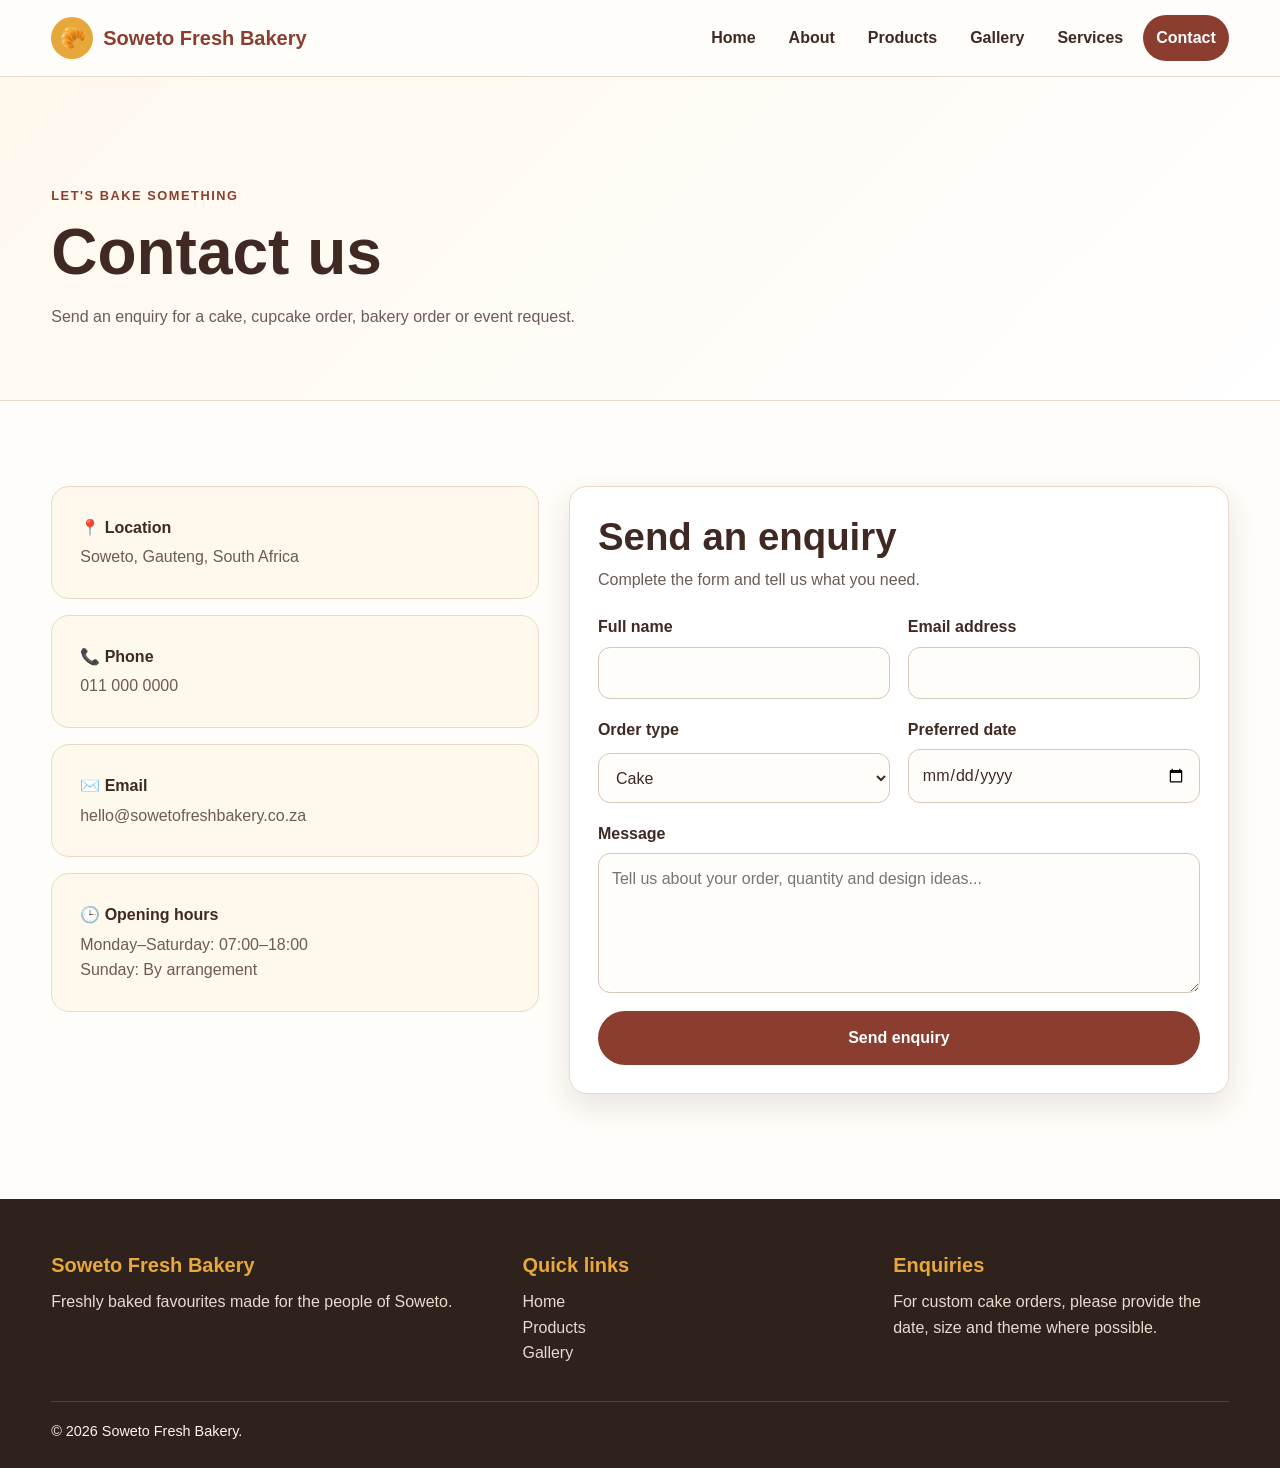
<file: contact.html>
<!DOCTYPE html>
<html lang="en"><head><meta charset="UTF-8"><meta name="viewport" content="width=device-width, initial-scale=1.0"><meta name="description" content="Contact Soweto Fresh Bakery."><title>Soweto Fresh Bakery | Contact</title><link rel="stylesheet" href="style.css"></head>
<body><header class="site-header"><div class="container navbar"><a class="logo" href="index.html"><span class="logo-mark">🥐</span><span>Soweto Fresh Bakery</span></a><button class="menu-toggle" aria-label="Open navigation" aria-expanded="false">☰</button><nav class="nav-links" aria-label="Main navigation"><a href="index.html">Home</a><a href="about.html">About</a><a href="products.html">Products</a><a href="gallery.html">Gallery</a><a href="services.html">Services</a><a class="active" href="contact.html">Contact</a></nav></div></header>
<main><section class="page-hero"><div class="container"><p class="eyebrow">Let's bake something</p><h1>Contact us</h1><p>Send an enquiry for a cake, cupcake order, bakery order or event request.</p></div></section>
<section class="section"><div class="container contact-layout"><div><div class="contact-box"><strong>📍 Location</strong><p>Soweto, Gauteng, South Africa</p></div><div class="contact-box"><strong>📞 Phone</strong><p>011 000 0000</p></div><div class="contact-box"><strong>✉️ Email</strong><p>hello@sowetofreshbakery.co.za</p></div><div class="contact-box"><strong>🕒 Opening hours</strong><p>Monday–Saturday: 07:00–18:00<br>Sunday: By arrangement</p></div></div>
<div class="form-card"><h2>Send an enquiry</h2><p style="margin:8px 0 22px">Complete the form and tell us what you need.</p><form id="contactForm"><div class="form-grid"><div class="field"><label for="name">Full name</label><input id="name" name="name" type="text" required></div><div class="field"><label for="email">Email address</label><input id="email" name="email" type="email" required></div><div class="field"><label for="type">Order type</label><select id="type" name="type"><option>Cake</option><option>Cupcakes</option><option>Bread / muffins</option><option>Event order</option><option>Other</option></select></div><div class="field"><label for="date">Preferred date</label><input id="date" name="date" type="date"></div><div class="field full"><label for="message">Message</label><textarea id="message" name="message" placeholder="Tell us about your order, quantity and design ideas..."></textarea></div><div class="field full"><button class="btn btn-primary" type="submit">Send enquiry</button></div></div></form><p id="formNotice" role="status" hidden style="margin-top:15px;font-weight:700;color:var(--primary)"></p></div></div></section></main>
<footer class="site-footer"><div class="container"><div class="footer-grid"><div><h3>Soweto Fresh Bakery</h3><p>Freshly baked favourites made for the people of Soweto.</p></div><div><h3>Quick links</h3><p><a href="index.html">Home</a><br><a href="products.html">Products</a><br><a href="gallery.html">Gallery</a></p></div><div><h3>Enquiries</h3><p>For custom cake orders, please provide the date, size and theme where possible.</p></div></div><div class="footer-bottom">© <span id="year"></span> Soweto Fresh Bakery.</div></div></footer><script src="script.js"></script></body></html>
</file>
<file: style.css>
/* Soweto Fresh Bakery - External Stylesheet
   Part 2: CSS Styling & Responsive Design
*/

:root {
  --primary: #8b3e2f;
  --primary-dark: #642a20;
  --accent: #e7a83b;
  --cream: #fff8ed;
  --paper: #fffdf9;
  --brown: #3f2922;
  --muted: #6d5b54;
  --white: #ffffff;
  --border: #ead9c8;
  --shadow: 0 12px 30px rgba(63, 41, 34, .12);
  --radius: 18px;
  --max-width: 1180px;
}

/* CSS reset */
* { box-sizing: border-box; margin: 0; padding: 0; }
html { scroll-behavior: smooth; }
body {
  font-family: "Segoe UI", Arial, sans-serif;
  color: var(--brown);
  background: var(--paper);
  line-height: 1.6;
}
img { display: block; width: 100%; max-width: 100%; }
a { color: inherit; text-decoration: none; }
button, input, textarea, select { font: inherit; }
ul { list-style: none; }

.container { width: min(92%, var(--max-width)); margin-inline: auto; }

/* Header / navigation */
.site-header {
  position: sticky;
  top: 0;
  z-index: 1000;
  background: rgba(255, 253, 249, .96);
  border-bottom: 1px solid var(--border);
  backdrop-filter: blur(10px);
}
.navbar { min-height: 76px; display: flex; align-items: center; justify-content: space-between; gap: 25px; }
.logo { display: flex; align-items: center; gap: 10px; font-weight: 800; color: var(--primary); font-size: 1.25rem; }
.logo-mark { width: 42px; height: 42px; display: grid; place-items: center; border-radius: 50%; background: var(--accent); color: var(--brown); font-size: 1.35rem; }
.nav-links { display: flex; align-items: center; gap: 7px; }
.nav-links a { padding: 10px 13px; border-radius: 999px; font-weight: 650; transition: .25s ease; }
.nav-links a:hover, .nav-links a:focus-visible, .nav-links a.active { background: var(--primary); color: var(--white); outline: none; }
.menu-toggle { display: none; border: 0; background: transparent; font-size: 1.7rem; cursor: pointer; color: var(--primary); }

/* Typography */
h1, h2, h3 { line-height: 1.15; color: var(--brown); }
h1 { font-size: clamp(2.3rem, 5vw, 4.5rem); }
h2 { font-size: clamp(1.8rem, 3vw, 2.7rem); }
h3 { font-size: 1.25rem; }
p { color: var(--muted); }
.eyebrow { color: var(--primary); font-weight: 800; text-transform: uppercase; letter-spacing: .12em; font-size: .8rem; margin-bottom: 10px; }
.section-heading { text-align: center; max-width: 720px; margin: 0 auto 42px; }
.section-heading p { margin-top: 12px; }

/* Buttons */
.btn { display: inline-flex; align-items: center; justify-content: center; gap: 8px; border: 2px solid transparent; border-radius: 999px; padding: 12px 20px; font-weight: 800; cursor: pointer; transition: transform .2s ease, box-shadow .2s ease, background .2s ease; }
.btn:hover { transform: translateY(-2px); box-shadow: var(--shadow); }
.btn:focus-visible { outline: 3px solid rgba(231, 168, 59, .45); outline-offset: 3px; }
.btn-primary { background: var(--primary); color: var(--white); }
.btn-primary:hover { background: var(--primary-dark); }
.btn-secondary { background: var(--accent); color: var(--brown); }
.btn-outline { border-color: var(--primary); color: var(--primary); background: transparent; }
.btn-outline:hover { background: var(--primary); color: var(--white); }

/* Hero */
.hero { min-height: 690px; display: grid; place-items: center; background: linear-gradient(90deg, rgba(40, 23, 17, .84), rgba(40, 23, 17, .36)), url("https://images.unsplash.com/photo-1549999724-b245755206b2?auto=format&fit=crop&fm=jpg&q=85&w=1800") center/cover; }
.hero-content { padding: 110px 0; color: var(--white); max-width: 760px; }
.hero h1 { color: var(--white); }
.hero p { color: #fff6e8; font-size: 1.1rem; max-width: 650px; margin: 20px 0 28px; }
.hero-actions { display: flex; gap: 12px; flex-wrap: wrap; }

/* Cards / grids */
.section { padding: 85px 0; }
.grid { display: grid; gap: 24px; }
.product-grid { grid-template-columns: repeat(3, 1fr); }
.info-grid { grid-template-columns: repeat(3, 1fr); }
.card { background: var(--white); border: 1px solid var(--border); border-radius: var(--radius); overflow: hidden; box-shadow: 0 8px 24px rgba(63,41,34,.06); transition: transform .25s ease, box-shadow .25s ease; }
.card:hover { transform: translateY(-6px); box-shadow: var(--shadow); }
.card-image { aspect-ratio: 4 / 3; object-fit: cover; }
.card-body { padding: 22px; }
.card-body p { margin: 8px 0 14px; }
.price { color: var(--primary); font-weight: 850; font-size: 1.05rem; }

.feature-strip { background: var(--cream); }
.feature { padding: 28px; text-align: center; }
.feature-icon { font-size: 2rem; margin-bottom: 12px; }

/* Page hero */
.page-hero { padding: 95px 0 70px; background: linear-gradient(135deg, var(--cream), #fff); border-bottom: 1px solid var(--border); }
.page-hero p { max-width: 720px; margin-top: 14px; }

/* Product filters */
.filters { display: flex; justify-content: center; gap: 10px; flex-wrap: wrap; margin-bottom: 32px; }
.filter-btn { border: 1px solid var(--border); background: var(--white); color: var(--brown); padding: 9px 16px; border-radius: 999px; cursor: pointer; font-weight: 700; }
.filter-btn:hover, .filter-btn.active, .filter-btn:focus-visible { background: var(--primary); color: var(--white); border-color: var(--primary); outline: none; }
.product-card.hidden { display: none; }

/* Gallery */
.gallery-grid { columns: 3 260px; column-gap: 18px; }
.gallery-item { break-inside: avoid; margin-bottom: 18px; border-radius: 16px; overflow: hidden; box-shadow: 0 8px 20px rgba(63,41,34,.08); }
.gallery-item img { transition: transform .35s ease; }
.gallery-item:hover img { transform: scale(1.035); }

/* Two-column content */
.split { display: grid; grid-template-columns: 1fr 1fr; gap: 55px; align-items: center; }
.rounded-image { border-radius: 24px; box-shadow: var(--shadow); aspect-ratio: 4 / 3; object-fit: cover; }
.check-list { display: grid; gap: 13px; margin-top: 22px; }
.check-list li::before { content: "✓"; color: var(--primary); font-weight: 900; margin-right: 10px; }

/* Forms */
.form-card { background: var(--white); border: 1px solid var(--border); border-radius: var(--radius); padding: 28px; box-shadow: var(--shadow); }
.form-grid { display: grid; grid-template-columns: 1fr 1fr; gap: 18px; }
.field { display: grid; gap: 7px; }
.field.full { grid-column: 1 / -1; }
label { font-weight: 750; }
input, textarea, select { width: 100%; border: 1px solid #d9c6b6; border-radius: 12px; padding: 12px 13px; background: #fffdfa; color: var(--brown); }
input:focus, textarea:focus, select:focus { outline: 3px solid rgba(231,168,59,.25); border-color: var(--accent); }
textarea { min-height: 140px; resize: vertical; }
.contact-layout { display: grid; grid-template-columns: .85fr 1.15fr; gap: 30px; }
.contact-box { padding: 28px; background: var(--cream); border-radius: var(--radius); border: 1px solid var(--border); }
.contact-box + .contact-box { margin-top: 16px; }
.contact-box strong { display: block; margin-bottom: 4px; }

/* Footer */
.site-footer { background: #2f211c; color: #fff4e7; padding: 55px 0 25px; margin-top: 20px; }
.footer-grid { display: grid; grid-template-columns: 1.3fr 1fr 1fr; gap: 35px; }
.site-footer h3 { color: var(--accent); margin-bottom: 12px; }
.site-footer p, .site-footer a { color: #ead9cd; }
.site-footer a:hover, .site-footer a:focus-visible { color: var(--white); text-decoration: underline; }
.footer-bottom { border-top: 1px solid rgba(255,255,255,.15); margin-top: 35px; padding-top: 18px; font-size: .9rem; }

/* Responsive design breakpoints */
@media (max-width: 900px) {
  .nav-links { display: none; position: absolute; left: 4%; right: 4%; top: 70px; padding: 14px; background: var(--white); border: 1px solid var(--border); border-radius: 16px; box-shadow: var(--shadow); flex-direction: column; align-items: stretch; }
  .nav-links.open { display: flex; }
  .menu-toggle { display: block; }
  .product-grid, .info-grid { grid-template-columns: repeat(2, 1fr); }
  .split, .contact-layout { grid-template-columns: 1fr; }
  .footer-grid { grid-template-columns: 1fr 1fr; }
}

@media (max-width: 620px) {
  .navbar { min-height: 68px; }
  .logo span:last-child { font-size: 1rem; }
  .hero { min-height: 600px; }
  .hero-content { padding: 80px 0; }
  .section { padding: 65px 0; }
  .product-grid, .info-grid, .form-grid, .footer-grid { grid-template-columns: 1fr; }
  .field.full { grid-column: auto; }
  .hero-actions { flex-direction: column; align-items: stretch; }
  .btn { width: 100%; }
}

@media (prefers-reduced-motion: reduce) {
  html { scroll-behavior: auto; }
  *, *::before, *::after { transition: none !important; }
}
</file>
